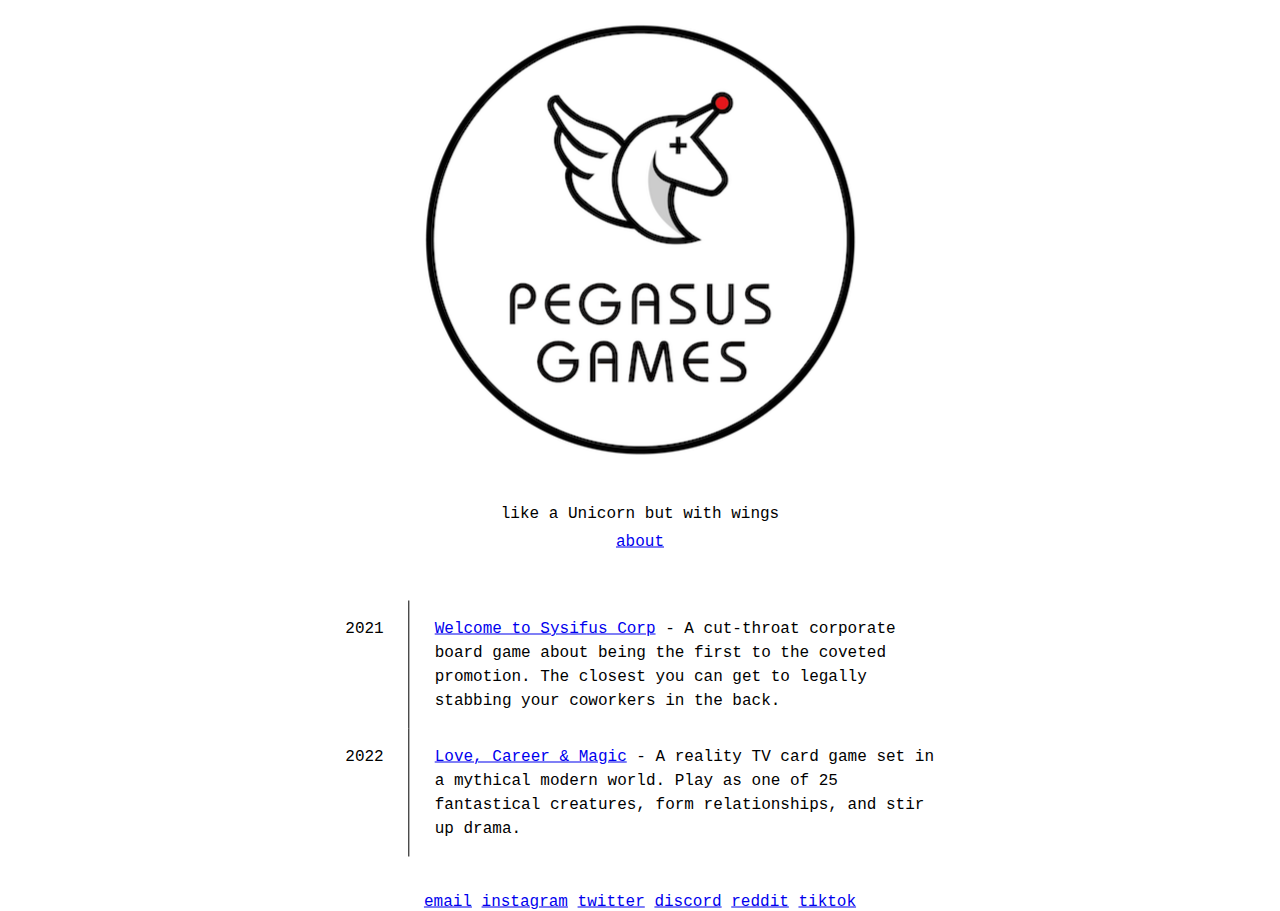
<file: index.html>
<!DOCTYPE html>
<html>
<head>
  <title>Pegasus Games - like a Unicorn but with wings</title>
  <meta charset="utf-8" />
  <meta http-equiv="x-ua-compatible" content="ie=edge" />
  <meta name="viewport" content="width=device-width, initial-scale=1.0, minimum-scale=1.0, maximum-scale=1.0, user-scalable=no" />
  <meta name="description" content="Pegasus Games - like a Unicorn but with wings" />
  <meta name="theme-color" content="#222222"/>
  <meta property="og:title" content="Pegasus Games - like a Unicorn but with wings" />
  <meta property="og:description" content="Pegasus Games - like a Unicorn but with wings" />
  <meta property="og:type" content="website" />
  <meta property="og:url" content="https://www.unicornwithwings.com" />
  <link rel="icon" type="image/png" href="/favicon.png"/>
  <link rel="icon" type="image/png" href="https://unicornwithwings.com/favicon.png"/>
  <link rel="stylesheet" type="text/css" href="./css/main.css" />
  <link href="https://fonts.googleapis.com/css?family=Assistant&display=swap" rel="stylesheet">
  <!-- Global site tag (gtag.js) - Google Analytics -->
  <script async src="https://www.googletagmanager.com/gtag/js?id=UA-154733185-1"></script>
  <script>
    window.dataLayer = window.dataLayer || [];
    function gtag(){dataLayer.push(arguments);}
    gtag('js', new Date());
    gtag('config', 'UA-154733185-1');
  </script>
</head>

<body>

  <div id="title_block">
    <image id="mainimage" src="./images/circle_white.png" />
    <p id="subtitle">like a Unicorn but with wings</p>
    <a href="/about">about</a>

    <div id="main_body">

      <div class="game_list">
        <div class="game_list_left">
          <p class="date_left">
            2021
          </p>
        </div><!--
        --><div class="game_list_right">
          <p class="title_right">
            <a target="_blank" href="https://sysifuscorp.com">Welcome to Sysifus Corp</a> - A cut-throat corporate board game about being the first to the coveted promotion. The closest you can get to legally stabbing your coworkers in the back.
          </p>
        </div>
      </div>

      <div class="game_list">
        <div class="game_list_left">
          <p class="date_left">
            2022
          </p>
        </div><!--
        --><div class="game_list_right">
          <p class="title_right">
            <a target="_blank" href="https://lovecareermagic.com">Love, Career & Magic</a> - A reality TV card game set in a mythical modern world. Play as one of 25 fantastical creatures, form relationships, and stir up drama.
          </p>
        </div>
      </div>

    </div>

    </br>
    </br>

    <a href="mailto:hello@unicornwithwings.com">email</a>
    <a href="https://instagram.com/sysifuscorp">instagram</a>
    <a href="https://twitter.com/sysifuscorp">twitter</a>
    <a href="https://discord.gg/nv89cRgEsS">discord</a>
    <a href="https://www.reddit.com/user/sysifuscorp">reddit</a>
    <a href="https://www.tiktok.com/@pegasusgamesnyc">tiktok</a>

  </div>

</body>
</file>
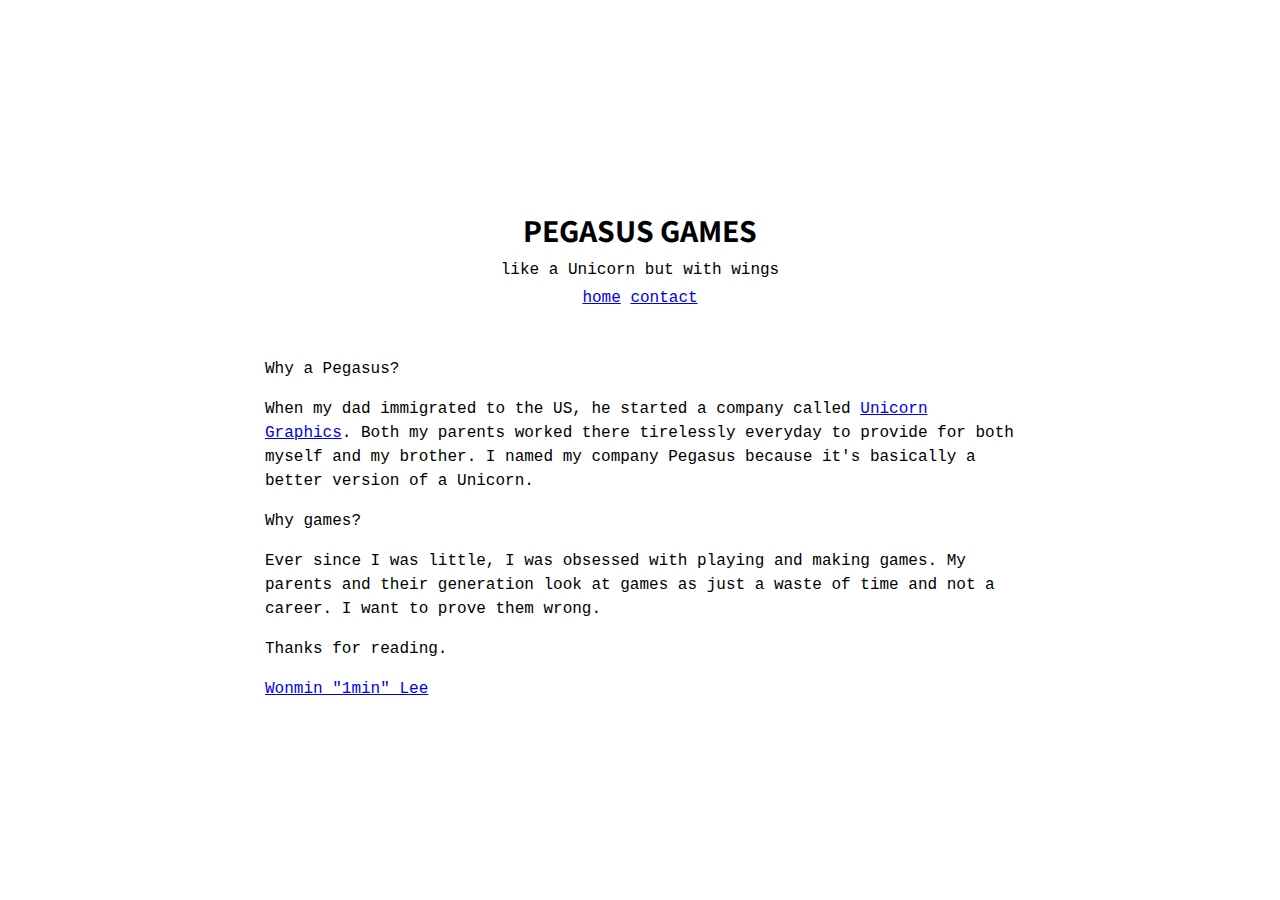
<file: about/index.html>
<!DOCTYPE html>
<html>
<head>
  <title>Pegasus Games - like a Unicorn but with wings</title>
  <meta charset="utf-8" />
  <meta http-equiv="x-ua-compatible" content="ie=edge" />
  <meta name="viewport" content="width=device-width, initial-scale=1.0, minimum-scale=1.0, maximum-scale=1.0, user-scalable=no" />
  <meta name="description" content="Pegasus Games - like a Unicorn but with wings" />
  <meta name="theme-color" content="#222222"/>
  <meta property="og:title" content="Pegasus Games - like a Unicorn but with wings" />
  <meta property="og:description" content="Pegasus Games - like a Unicorn but with wings" />
  <meta property="og:type" content="website" />
  <meta property="og:url" content="https://www.unicornwithwings.com" />
  <link rel="stylesheet" type="text/css" href="../css/main.css" />
  <link href="https://fonts.googleapis.com/css?family=Assistant&display=swap" rel="stylesheet">
  <!-- Global site tag (gtag.js) - Google Analytics -->
  <script async src="https://www.googletagmanager.com/gtag/js?id=UA-154733185-1"></script>
  <script>
    window.dataLayer = window.dataLayer || [];
    function gtag(){dataLayer.push(arguments);}
    gtag('js', new Date());
    gtag('config', 'UA-154733185-1');
  </script>
</head>

<body>

  <div id="title_block">
    <h1 id="title">PEGASUS GAMES</h1>
    <p id="subtitle">like a Unicorn but with wings</p>
    <a href="../index.html">home</a>
    <a href="mailto:hello@unicornwithwings.com">contact</a>

    <div id="main_body">
      <p>
        Why a Pegasus?
      </p>
      <p>
        When my dad immigrated to the US, he started a company called <a href="https://unicorngraphics.com">Unicorn Graphics</a>. Both my parents worked there tirelessly everyday to provide for both myself and my brother. I named my company Pegasus because it's basically a better version of a Unicorn.
      </p>
      <p>
        Why games?
      </p>
      <p>
        Ever since I was little, I was obsessed with playing and making games. My parents and their generation look at games as just a waste of time and not a career. I want to prove them wrong.
      </p>
      <p>
        Thanks for reading.
      </p>
      <a target="_blank" href="https://1minlee.com">Wonmin "1min" Lee</a>
    </div>
  </div>

</body>
</file>
<file: css/main.css>
/* <editor-fold>-------TITLE---- */

#title_block{
  position:absolute;
  top:50%;
  left:50%;
  margin-right:-50%;
  transform:translate(-50%, -50%);
  text-align:center;
  font-family:"courier new","courier";
}

#title{
  font-family:'Assistant',sans-serif;
}

#subtitle, #title{
  margin:10px;
}

/* </editor-fold>---- */

/* <editor-fold>-------GAME LIST---- */

#main_body {
  text-align:left;
  margin-top:50px;
  max-width:750px;
  line-height:150%;
}

.game_list > div{
  display:inline-block;
  vertical-align:top;
}

.game_list_left{
  padding-right:25px;
  height:100%;
}

@media screen and (max-width: 525px) {
  .game_list_right{
    max-width:200px !important;
  }
}

@media screen and (max-width: 325px) {
  .game_list_right{
    max-width:100px !important;
  }
}

.game_list_right{
  border-left:1px solid #000;
  max-width:500px;
  padding-left:25px;
}

/* </editor-fold>---- */
</file>
